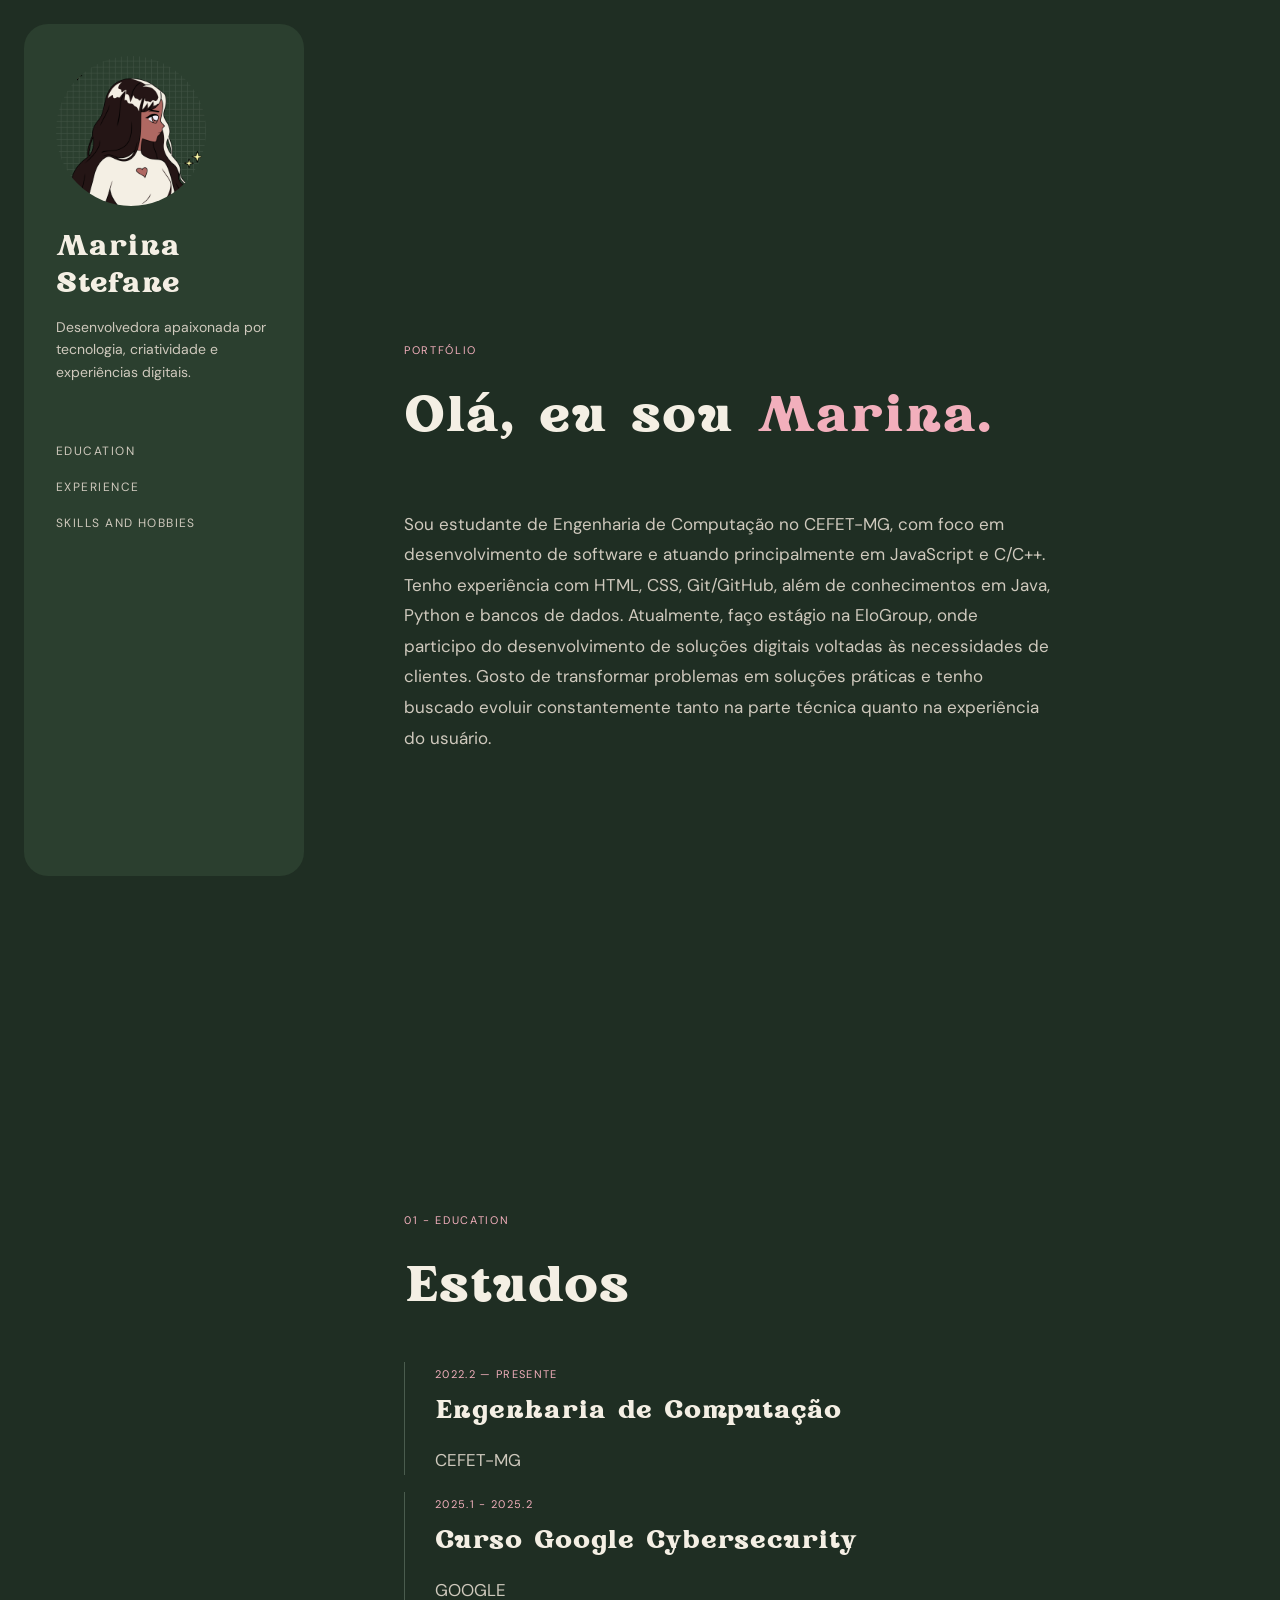
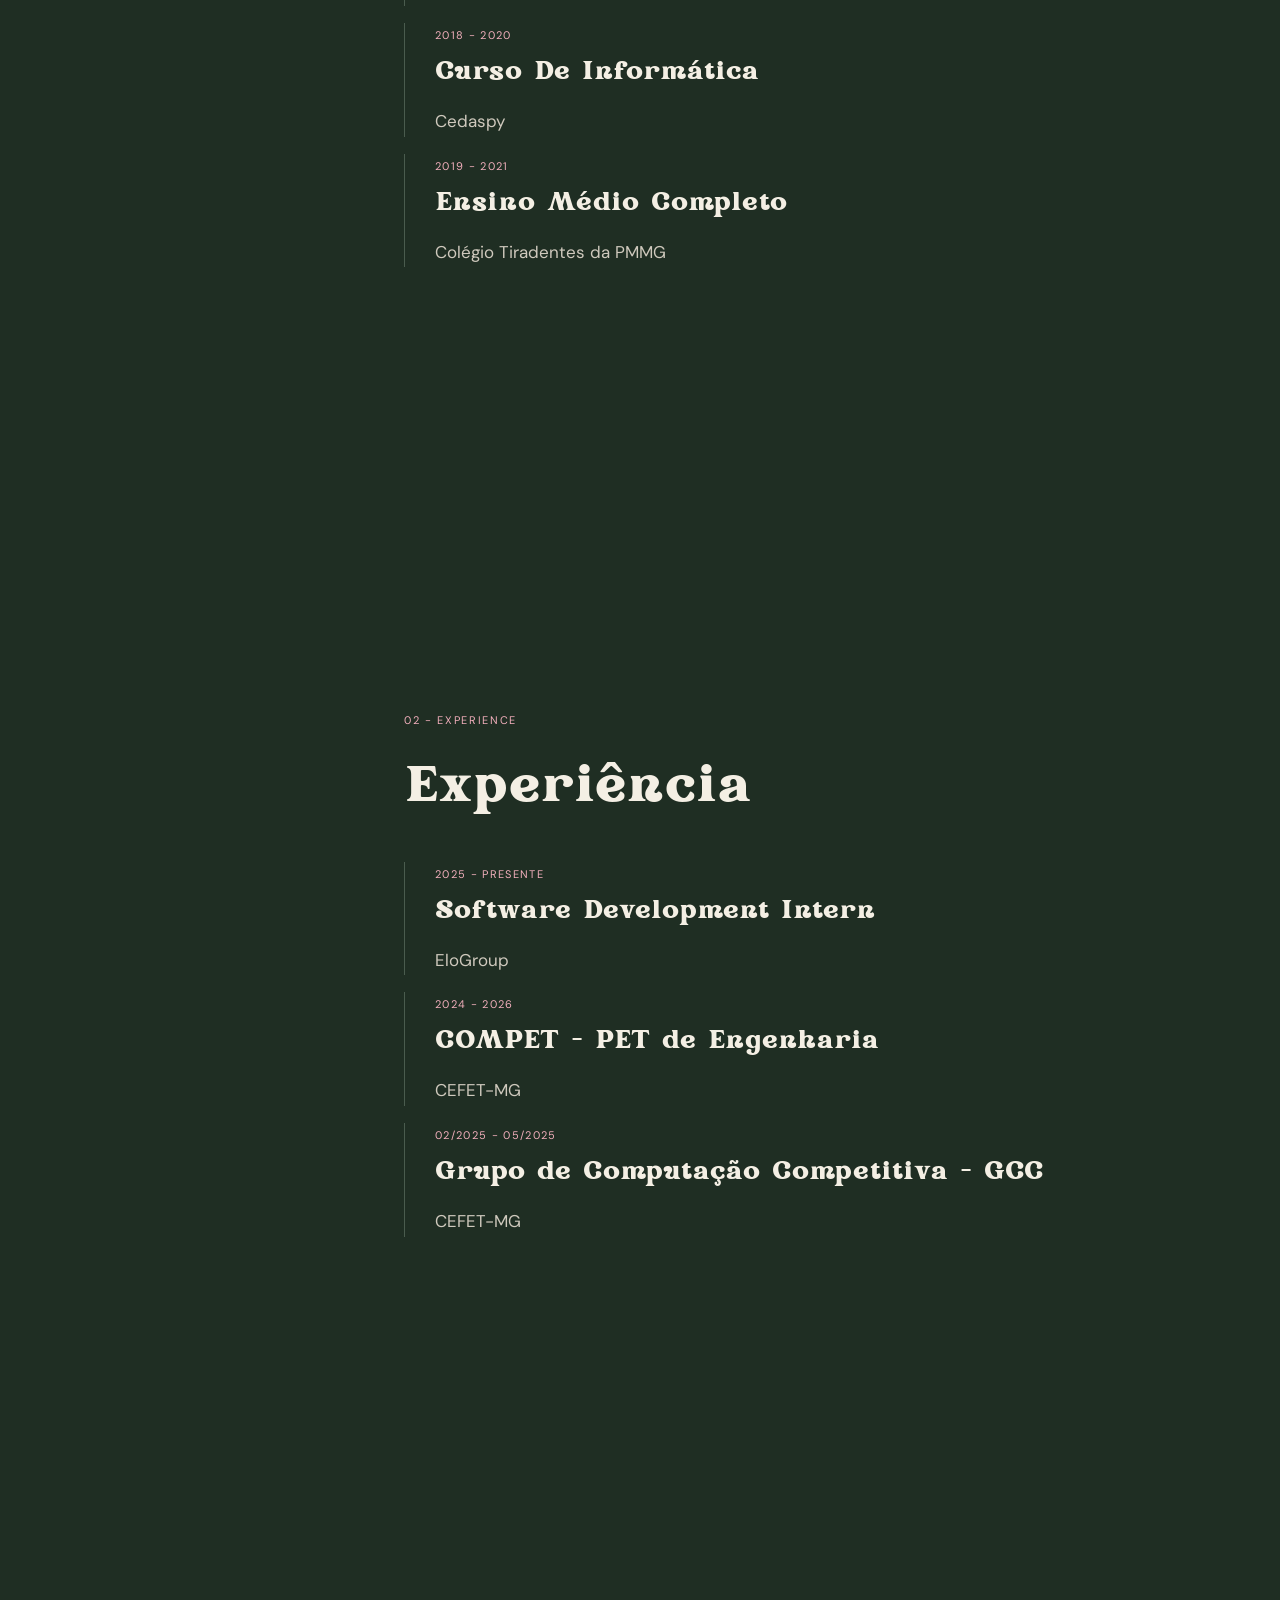
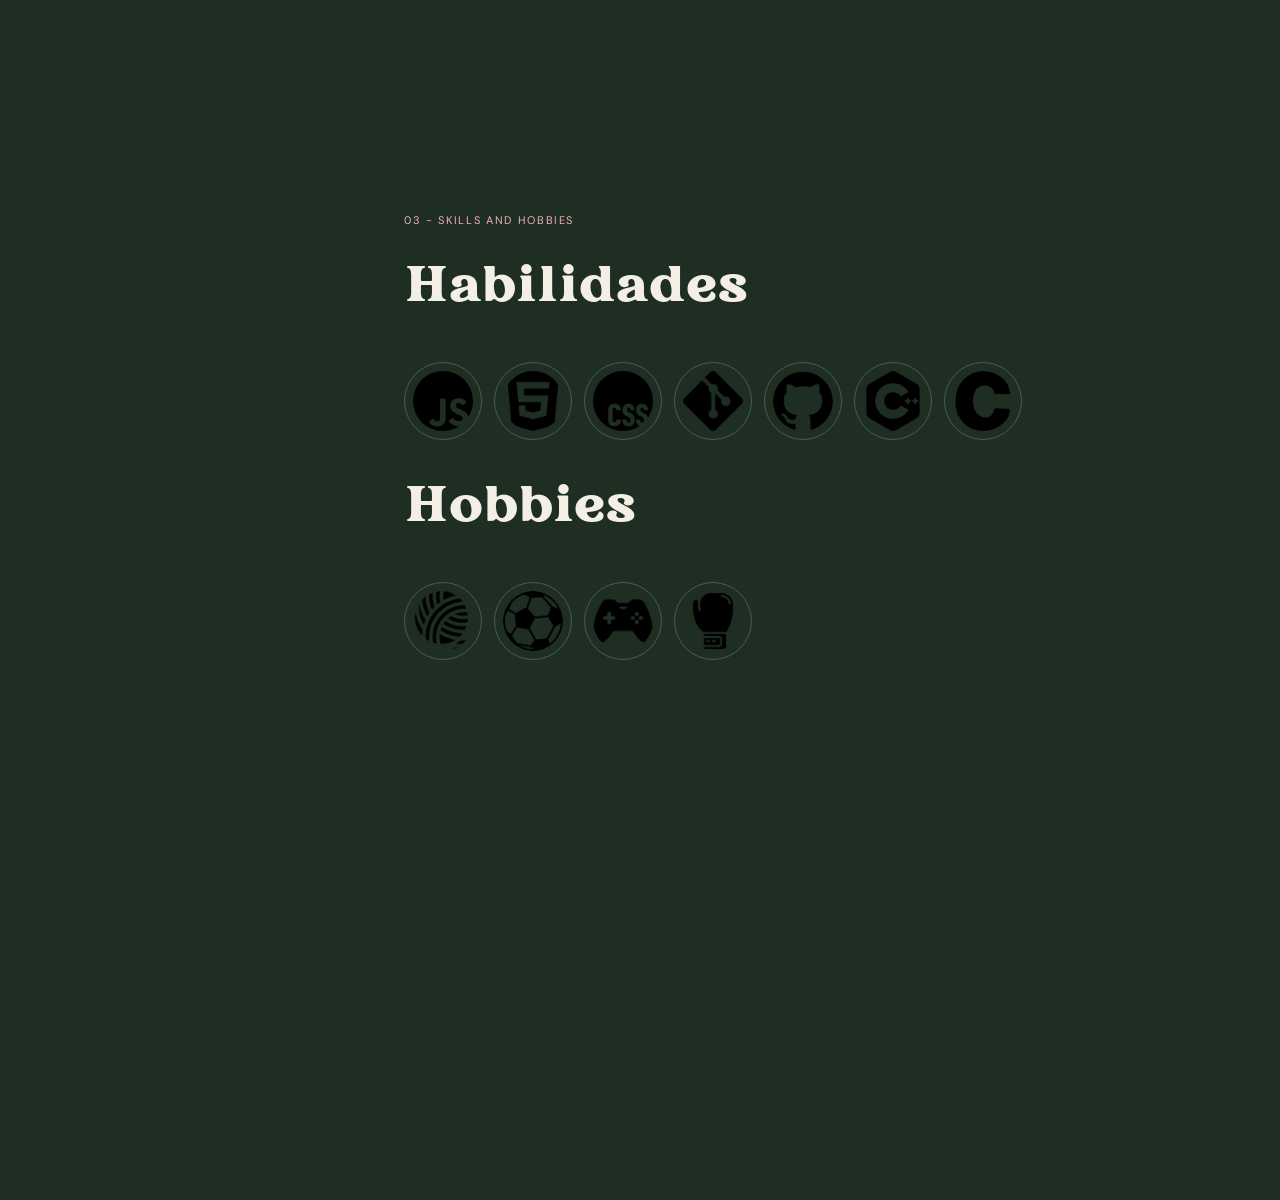
<file: index.html>
<!doctype html>
<html lang="pt-BR">

<head>
    <meta charset="UTF-8" />
    <meta name="viewport" content="width=device-width, initial-scale=1.0" />
    <style>
        @import url("https://fonts.googleapis.com/css2?family=DM+Sans:ital,opsz,wght@0,9..40,100..1000;1,9..40,100..1000&display=swap");
    </style>

    <title>Marina Stefane - Portfólio</title>

    <link rel="stylesheet" href="style.css" />
</head>

<body>
    <aside class="sidebar">
        <div class="profile">
            <div class="profile-photo">
                <img src="icons/icone.png" alt="Foto" />
            </div>
            <h1>Marina Stefane</h1>
            <p>
                Desenvolvedora apaixonada por tecnologia, criatividade e experiências digitais.
            </p>
        </div>

        <nav class="sidebar-nav">
            <a href="#resume">EDUCATION</a>
            <a href="#experience">EXPERIENCE</a>
            <a href="#skills">SKILLS AND HOBBIES</a>
        </nav>
    </aside>

    <main>
        <section class="home">
            <p class="section-label">PORTFÓLIO</p>
            <h2>Olá, eu sou <span>Marina.</span></h2>
            <p>
                Sou estudante de Engenharia de Computação no CEFET-MG, com foco em desenvolvimento de software e atuando principalmente em JavaScript e C/C++. Tenho experiência com HTML, CSS, Git/GitHub, além de conhecimentos em Java, Python e bancos de dados. Atualmente,
                faço estágio na EloGroup, onde participo do desenvolvimento de soluções digitais voltadas às necessidades de clientes. Gosto de transformar problemas em soluções práticas e tenho buscado evoluir constantemente tanto na parte técnica quanto
                na experiência do usuário.
            </p>
        </section>

        <!-- educacao -->
        <section class="resume" id="resume">
            <p class="section-label">01 - EDUCATION</p>
            <h2>Estudos</h2>

            <div class="timeline-item">
                <span class="timeline-date">2022.2 — PRESENTE</span>
                <h3>Engenharia de Computação</h3>
                <p>CEFET-MG</p>
            </div>
            <div class="timeline-item">
                <span class="timeline-date">2025.1 - 2025.2</span>
                <h3>Curso Google Cybersecurity</h3>
                <p>GOOGLE</p>
            </div>
            <div class="timeline-item">
                <span class="timeline-date">2018 - 2020</span>
                <h3>Curso De Informática</h3>
                <p>Cedaspy</p>
            </div>
            <div class="timeline-item">
                <span class="timeline-date">2019 - 2021</span>
                <h3>Ensino Médio Completo</h3>
                <p>Colégio Tiradentes da PMMG</p>
            </div>
        </section>

        <!-- experiencia -->
        <section class="experience" id="experience">
            <p class="section-label">02 - EXPERIENCE</p>
            <h2>Experiência</h2>

            <div class="timeline-item">
                <span class="timeline-date">2025 - PRESENTE</span>
                <h3>Software Development Intern</h3>
                <p>EloGroup</p>
            </div>
            <div class="timeline-item">
                <span class="timeline-date">2024 - 2026</span>
                <h3>COMPET - PET de Engenharia</h3>
                <p>CEFET-MG</p>
            </div>
            <div class="timeline-item">
                <span class="timeline-date">02/2025 - 05/2025</span>
                <h3>Grupo de Computação Competitiva - GCC</h3>
                <p>CEFET-MG</p>
            </div>
        </section>

        <!-- habilidades -->
        <section class="skills" id="skills">
            <p class="section-label">03 - SKILLS AND HOBBIES</p>
            <h2>Habilidades</h2>

            <div class="skills-list">
                <img src="icons/javascript.png" alt="JavaScript" class="skill-icon" />
                <img src="icons/html5.png" alt="HTML" class="skill-icon" />
                <img src="icons/css.png" alt="CSS" class="skill-icon" />
                <img src="icons/git.png" alt="Git" class="skill-icon" />
                <img src="icons/github.png" alt="GitHub" class="skill-icon" />
                <img src="icons/cplusplus.png" alt="C++" class="skill-icon" />
                <img src="icons/c.png" alt="C" class="skill-icon" />
            </div>

            <h2>Hobbies</h2>
            <div class="skills-list">
                <img src="icons/bola-de-la.png" alt="Croche" class="skill-icon" />
                <img onclick="tocarHino()" src="icons/bola-de-futebol.png" alt="Galo" id="galo-icone" class="galo-btn" />
                <img src="icons/controle-de-jogo.png " alt="Jogos-eletronicos " class="skill-icon" />
                <img src="icons/luva-de-boxe.png " alt="Esportes " class="skill-icon" />
            </div>
        </section>
    </main>

    <script src="script.js "></script>
</body>

</html>
</file>
<file: style.css>
/* fontes  */

@font-face {
    font-family: "Rundeck Smooth";
    src: url("fonts/RundeckSmooth.ttf") format("truetype");
    font-weight: normal;
    font-style: normal;
}

.dm-sans {
    font-family: "DM Sans", sans-serif;
    font-optical-sizing: auto;
    font-weight: 100px;
    font-style: normal;
}


/* geral*/

body {
    margin: 0;
    background: #1f2e23;
    color: #f4efe4;
    font-family: "DM Sans";
}

html {
    scroll-behavior: smooth;
}


/* menu lateral */

.sidebar {
    position: fixed;
    top: 24px;
    left: 24px;
    width: 280px;
    height: calc(100vh - 48px);
    padding: 32px;
    background: #2b3f2f;
    border-radius: 24px;
    display: flex;
    flex-direction: column;
    box-sizing: border-box;
}


/* foto */

.profile-photo {
    width: 150px;
    height: 150px;
    margin-bottom: 24px;
    border-radius: 50%;
    overflow: hidden;
}

.profile-photo img {
    width: 100%;
    height: 100%;
    object-fit: cover;
}

.profile h1 {
    margin: 0 0 12px;
    font-family: "Rundeck Smooth", serif;
    font-size: 28px;
    font-weight: normal;
}

.profile p {
    margin: 0;
    color: #cfc9bd;
    font-size: 14px;
    line-height: 1.6;
}


/* icones laterais  */

.sidebar-nav {
    display: flex;
    flex-direction: column;
    margin-top: 50px;
}

.sidebar-nav a {
    padding: 10px 0;
    color: #cfc9bd;
    text-decoration: none;
    letter-spacing: 0.12em;
    font-size: 12px;
}

.sidebar-nav a:hover {
    color: #f2afbc;
}


/* conteudo */

main {
    margin-left: 328px;
}

section {
    min-height: 100vh;
    padding: 100px 8%;
}

section h2 {
    margin: 0 0 40px;
    font-family: "Rundeck Smooth", serif;
    font-size: 50px;
    font-weight: normal;
}

section p {
    max-width: 650px;
    font-size: 17px;
    line-height: 1.8;
    color: #cfc9bd;
}

.section-label {
    margin-bottom: 24px;
    color: #f2afbc;
    font-size: 11px;
    letter-spacing: 0.15em;
}


/* home */

.home {
    display: flex;
    flex-direction: column;
    justify-content: center;
}

.home h2 span {
    color: #f2afbc;
}


/* timeline (educação e experiência) */

.timeline-item {
    position: relative;
    max-width: 700px;
    padding-left: 30px;
    border-left: 1px solid #4a5c4e;
}

.timeline-item h3 {
    margin: 12px 0 5px;
    font-family: "Rundeck Smooth", serif;
    font-size: 25px;
    font-weight: normal;
}

.timeline-date {
    color: #f2afbc;
    font-size: 11px;
    letter-spacing: 0.12em;
}


/* skills */

.skills-list {
    display: flex;
    flex-wrap: wrap;
    gap: 12px;
    max-width: 700px;
    margin-bottom: 35px;
}

.skills-list span {
    padding: 12px 18px;
    border: 1px solid #4a5c4e;
    border-radius: 100px;
    color: #cfc9bd;
    font-size: 13px;
}

.skill-icon {
    width: 60px;
    height: 60px;
    padding: 8px;
    border: 1px solid #4a5c4e;
    border-radius: 100px;
}

.galo-btn {
    width: 60px;
    height: 60px;
    padding: 8px;
    border: 1px solid #4a5c4e;
    border-radius: 100px;
    cursor: pointer;
    transition: transform 0.3s ease;
}

.galo-btn:hover {
    transform: scale(1.3);
}
</file>
